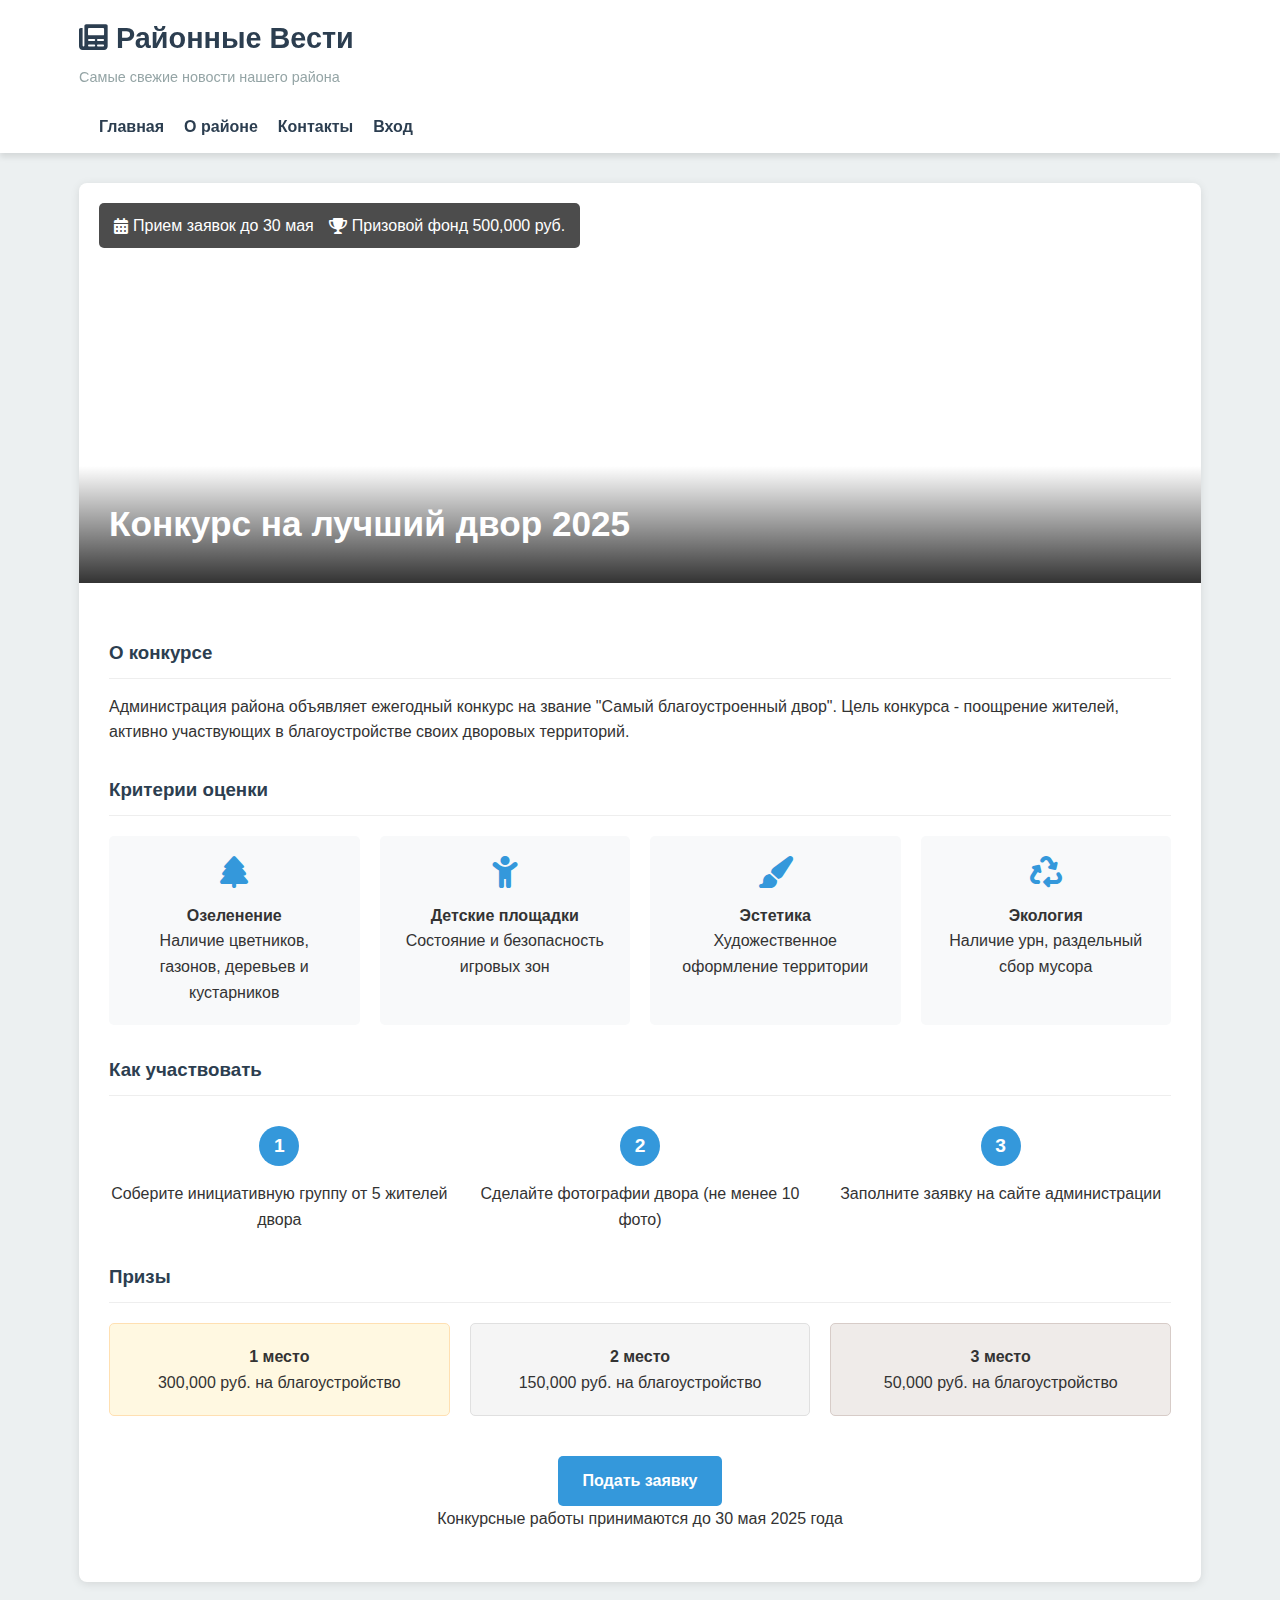
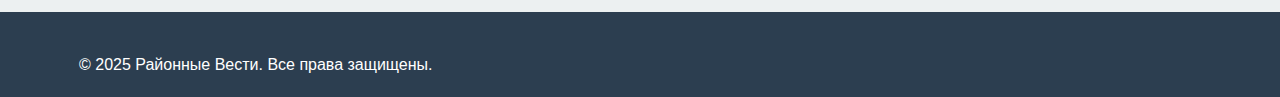
<file: contest.html>
<!DOCTYPE html>
<html lang="ru">
<head>
    <meta charset="UTF-8">
    <meta name="viewport" content="width=device-width, initial-scale=1.0">
    <title>Конкурс на лучший двор | Районные Вести</title>
    <link rel="stylesheet" href="style.css">
    <link rel="stylesheet" href="https://cdnjs.cloudflare.com/ajax/libs/font-awesome/6.0.0-beta3/css/all.min.css">
</head>
<body>
    <header>
        <div class="container">
            <div class="logo">
                <h1><i class="fas fa-newspaper"></i> Районные Вести</h1>
                <p>Самые свежие новости нашего района</p>
            </div>
            <nav>
                <ul>
                    <li><a href="index.html">Главная</a></li>
                    <li><a href="about.html">О районе</a></li>
                    <li><a href="contacts.html">Контакты</a></li>
                    <li class="auth-link"><a href="login.html">Вход</a></li>
                </ul>
            </nav>
        </div>
    </header>

    <main class="container">
        <article class="announcement-detail">
            <div class="announcement-header">
                <div class="announcement-image" style="background-image: url('https://images.unsplash.com/photo-1585320806297-9794b3e4eeae?ixlib=rb-4.0.3&ixid=M3wxMjA3fDB8MHxwaG90by1wYWdlfHx8fGVufDB8fHx8fA%3D%3D&auto=format&fit=crop&w=1200&q=80')"></div>
                <h2>Конкурс на лучший двор 2025</h2>
                <div class="meta-info">
                    <span><i class="fas fa-calendar-alt"></i> Прием заявок до 30 мая</span>
                    <span><i class="fas fa-trophy"></i> Призовой фонд 500,000 руб.</span>
                </div>
            </div>
            
            <div class="announcement-content">
                <h3>О конкурсе</h3>
                <p>Администрация района объявляет ежегодный конкурс на звание "Самый благоустроенный двор". Цель конкурса - поощрение жителей, активно участвующих в благоустройстве своих дворовых территорий.</p>
                
                <div class="contest-criteria">
                    <h3>Критерии оценки</h3>
                    <div class="criteria-grid">
                        <div class="criterion">
                            <i class="fas fa-tree"></i>
                            <h4>Озеленение</h4>
                            <p>Наличие цветников, газонов, деревьев и кустарников</p>
                        </div>
                        <div class="criterion">
                            <i class="fas fa-child"></i>
                            <h4>Детские площадки</h4>
                            <p>Состояние и безопасность игровых зон</p>
                        </div>
                        <div class="criterion">
                            <i class="fas fa-paint-brush"></i>
                            <h4>Эстетика</h4>
                            <p>Художественное оформление территории</p>
                        </div>
                        <div class="criterion">
                            <i class="fas fa-recycle"></i>
                            <h4>Экология</h4>
                            <p>Наличие урн, раздельный сбор мусора</p>
                        </div>
                    </div>
                </div>
                
                <h3>Как участвовать</h3>
                <div class="participation-steps">
                    <div class="step">
                        <div class="step-number">1</div>
                        <p>Соберите инициативную группу от 5 жителей двора</p>
                    </div>
                    <div class="step">
                        <div class="step-number">2</div>
                        <p>Сделайте фотографии двора (не менее 10 фото)</p>
                    </div>
                    <div class="step">
                        <div class="step-number">3</div>
                        <p>Заполните заявку на сайте администрации</p>
                    </div>
                </div>
                
                <div class="prizes">
                    <h3>Призы</h3>
                    <div class="prize-levels">
                        <div class="prize gold">
                            <h4>1 место</h4>
                            <p>300,000 руб. на благоустройство</p>
                        </div>
                        <div class="prize silver">
                            <h4>2 место</h4>
                            <p>150,000 руб. на благоустройство</p>
                        </div>
                        <div class="prize bronze">
                            <h4>3 место</h4>
                            <p>50,000 руб. на благоустройство</p>
                        </div>
                    </div>
                </div>
                
                <div class="cta-block">
                    <a href="#" class="btn btn-primary">Подать заявку</a>
                    <p>Конкурсные работы принимаются до 30 мая 2025 года</p>
                </div>
            </div>
        </article>
    </main>

    <footer>
        <div class="container">
            <p>&copy; 2025 Районные Вести. Все права защищены.</p>
        </div>
    </footer>
</body>
</html>
</file>
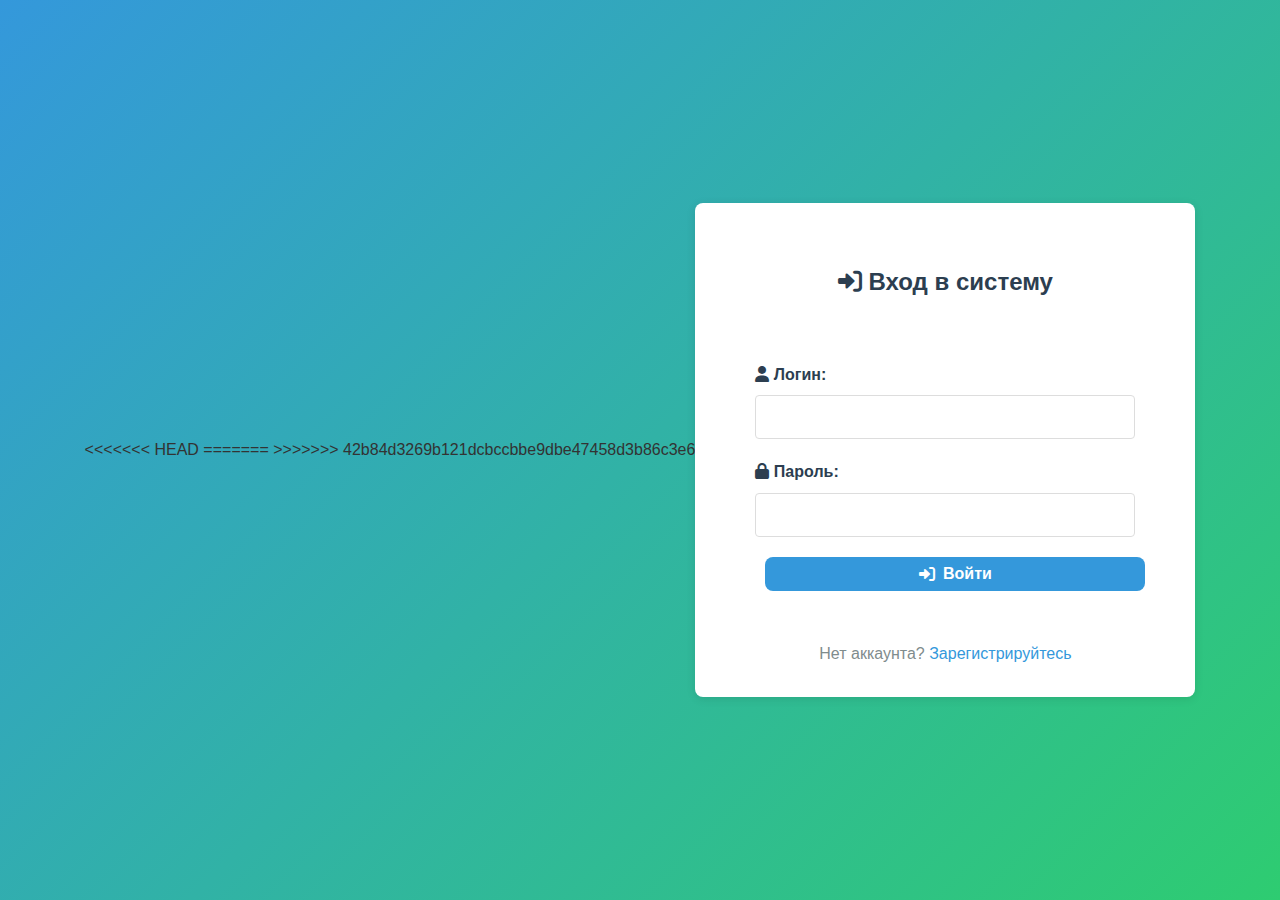
<file: login.html>
<!DOCTYPE html>
<html lang="ru">
<head>
    <meta charset="UTF-8">
    <meta name="viewport" content="width=device-width, initial-scale=1.0">
    <title>Вход в систему</title>
    <link rel="stylesheet" href="style.css">
<<<<<<< HEAD
    <link rel="stylesheet" href="https://cdnjs.cloudflare.com/ajax/libs/font-awesome/6.0.0/css/all.min.css ">
=======
    <link rel="stylesheet" href="https://cdnjs.cloudflare.com/ajax/libs/font-awesome/6.0.0-beta3/css/all.min.css">
    <script src="https://code.jquery.com/jquery-3.7.1.min.js"></script>
>>>>>>> 42b84d3269b121dcbccbbe9dbe47458d3b86c3e6
</head>
<body class="auth-page">
    <div class="auth-container">
        <div class="auth-header">
            <h1><i class="fas fa-sign-in-alt"></i> Вход в систему</h1>
        </div>

        <div id="error-box" class="error-box"></div>

        <form id="loginForm" class="auth-form">
            <div class="form-group">
                <label for="username"><i class="fas fa-user"></i> Логин:</label>
                <input type="text" id="username" name="username" required style="width: 100%;">
            </div>
            
            <div class="form-group">
                <label for="password"><i class="fas fa-lock"></i> Пароль:</label>
                <input type="password" id="password" name="password" required style="width: 100%;">
            </div>
            
            <button type="submit" class="auth-btn login-btn" style="width: 100%;">
                <i class="fas fa-sign-in-alt"></i> Войти
            </button>
        </form>

        <div class="auth-footer">
            Нет аккаунта? <a href="register.html">Зарегистрируйтесь</a>
        </div>
    </div>

    <script>
<<<<<<< HEAD
        document.getElementById('loginForm').addEventListener('submit', async function(e) {
            e.preventDefault();
            
            const errorBox = document.getElementById('error-box');
            errorBox.style.display = 'none';
            
            const username = document.getElementById('username').value;
            const password = document.getElementById('password').value;

            try {
                const response = await fetch('/api/auth.php', {
                    method: 'POST',
                    headers: {
                        'Content-Type': 'application/json'
                    },
                    body: JSON.stringify({ username, password })
                });

                if (!response.ok) {
                    throw new Error(`Ошибка HTTP: ${response.status}`);
=======
        $(document).ready(function() {
            $('#loginForm').submit(function(e) {
                e.preventDefault();
                
                const username = $('#username').val();
                const password = $('#password').val();
                
                if (username === "admin" && password === "malagastyle") {
                    // Сохраняем данные пользователя
                    localStorage.setItem('isLoggedIn', 'true');
                    localStorage.setItem('username', username);
                    // Перенаправляем на главную
                    window.location.href = 'index.html';
                } else {
                    $('#login-error').text('Неверный логин или пароль').show();
>>>>>>> 42b84d3269b121dcbccbbe9dbe47458d3b86c3e6
                }

                const data = await response.json();

                if (data.success) {
                    window.location.href = data.is_admin ? 'admin-panel.html' : 'profile.html';
                } else {
                    errorBox.textContent = data.message || 'Неверный логин или пароль';
                    errorBox.style.display = 'block';
                }
            } catch (error) {
                console.error('Ошибка:', error);
                errorBox.textContent = 'Ошибка соединения с сервером. Проверьте консоль для подробностей.';
                errorBox.style.display = 'block';
            }
        });
    </script>
</body>
</html>
</file>
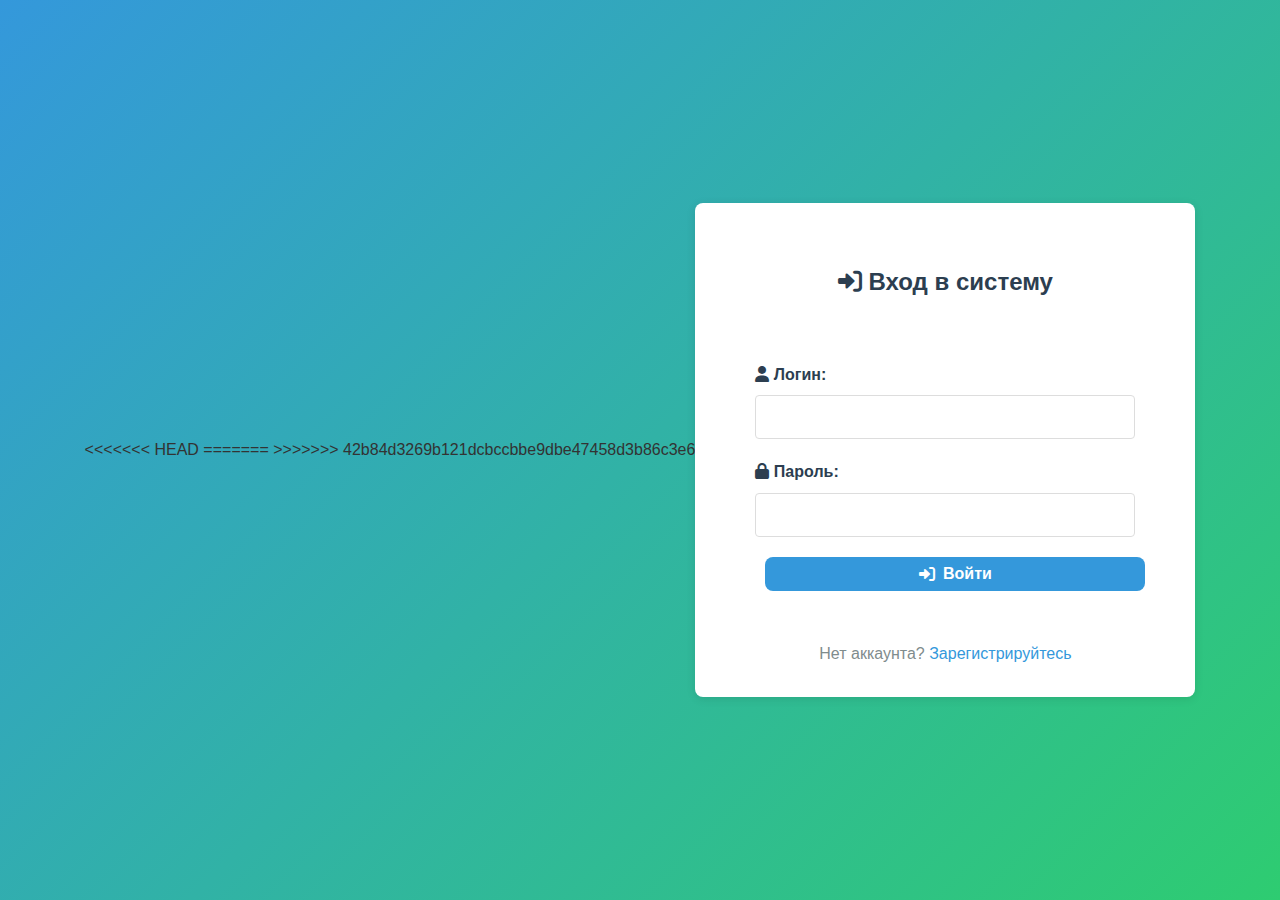
<file: profile.html>
<!DOCTYPE html>
<html lang="ru">
<head>
    <meta charset="UTF-8">
    <meta name="viewport" content="width=device-width, initial-scale=1.0">
    <title>Профиль | Районные Вести</title>
    <link rel="stylesheet" href="style.css">
    <link rel="stylesheet" href="https://cdnjs.cloudflare.com/ajax/libs/font-awesome/6.0.0-beta3/css/all.min.css">
    <script src="https://code.jquery.com/jquery-3.7.1.min.js"></script>
</head>
<script>
    $(document).ready(function() {
        // Проверяем авторизацию
        if (localStorage.getItem('isLoggedIn') !== 'true') {
            window.location.href = 'login.html';
        }
        
        // Кнопка выхода
        $('#logout-btn').click(function() {
            localStorage.removeItem('isLoggedIn');
            localStorage.removeItem('username');
            window.location.href = 'index.html';
        });
    });
</script>
<body>
    <header>
    <div class="container">
        <div class="logo">
            <h1><i class="fas fa-newspaper"></i> Районные Вести</h1>
            <p>Самые свежие новости нашего района</p>
        </div>
        <nav>
            <ul>
                <li><a href="index.html">Главная</a></li>
                <li><a href="about.html">О районе</a></li>
                <li><a href="contacts.html">Контакты</a></li>
                <li id="auth-link">
<<<<<<< HEAD
=======
                    <a href="login.html" id="login-btn"><i class="fas fa-sign-in-alt"></i> Вход</a>
>>>>>>> 42b84d3269b121dcbccbbe9dbe47458d3b86c3e6
                    <a href="profile.html" id="profile-btn" style="display:none;"><i class="fas fa-user"></i> Профиль</a>
                </li>
            </ul>
        </nav>
    </div>
</header>

     <main class="container profile-container">
        <div class="profile-header">
            <div class="profile-avatar">
                <i class="fas fa-user-circle"></i>
            </div>
            <h1 id="profile-username"></h1>
            <p id="profile-email"></p>
        </div>
        
        <div class="profile-content">
            <div class="user-info">
                <h2><i class="fas fa-info-circle"></i> Личная информация</h2>
                <div class="info-item">
                    <span class="info-label"><i class="fas fa-user"></i> Имя:</span>
                    <span id="user-name" class="info-value"></span>
                </div>
                <div class="info-item">
                    <span class="info-label"><i class="fas fa-envelope"></i> Email:</span>
                    <span id="user-email" class="info-value"></span>
                </div>
                <div class="info-item">
                    <span class="info-label"><i class="fas fa-calendar"></i> Дата регистрации:</span>
                    <span id="user-regdate" class="info-value"></span>
                </div>
            </div>

            <!-- Админ-панель (только для админа) -->
            <div id="admin-panel" class="admin-panel" style="display:none;">
                <h2><i class="fas fa-cog"></i> Административная панель</h2>
                <div class="admin-actions">
                    <a href="admin/news.html" class="admin-btn">
                        <i class="fas fa-newspaper"></i> Управление новостями
                    </a>
                    <a href="admin/users.html" class="admin-btn">
                        <i class="fas fa-users"></i> Управление пользователями
                    </a>
                </div>
            </div>
            
            <div class="profile-actions">
                <button id="logout-btn" class="btn btn-logout">
                    <i class="fas fa-sign-out-alt"></i> Выйти
                </button>
            </div>
        </div>
    </main>

<<<<<<< HEAD
    <footer>
=======
    <!-- Общий footer -->
    <footer>
        <!-- ... (ваш текущий footer) ... -->
>>>>>>> 42b84d3269b121dcbccbbe9dbe47458d3b86c3e6
    </footer>

    <script>
        $(document).ready(function() {
            const user = checkAuth(); // Проверяем авторизацию
            
            // Заполняем данные профиля
            $('#profile-username').text(user.username);
            $('#profile-email').text(user.email);
            $('#user-name').text(user.username);
            $('#user-email').text(user.email);
            $('#user-regdate').text(new Date(user.created_at).toLocaleDateString());
            
            // Показываем админ-панель только для админа
            if (user.is_admin == 1) {
                $('#admin-panel').show();
            }
        });
    </script>
</body>
</html>
</file>
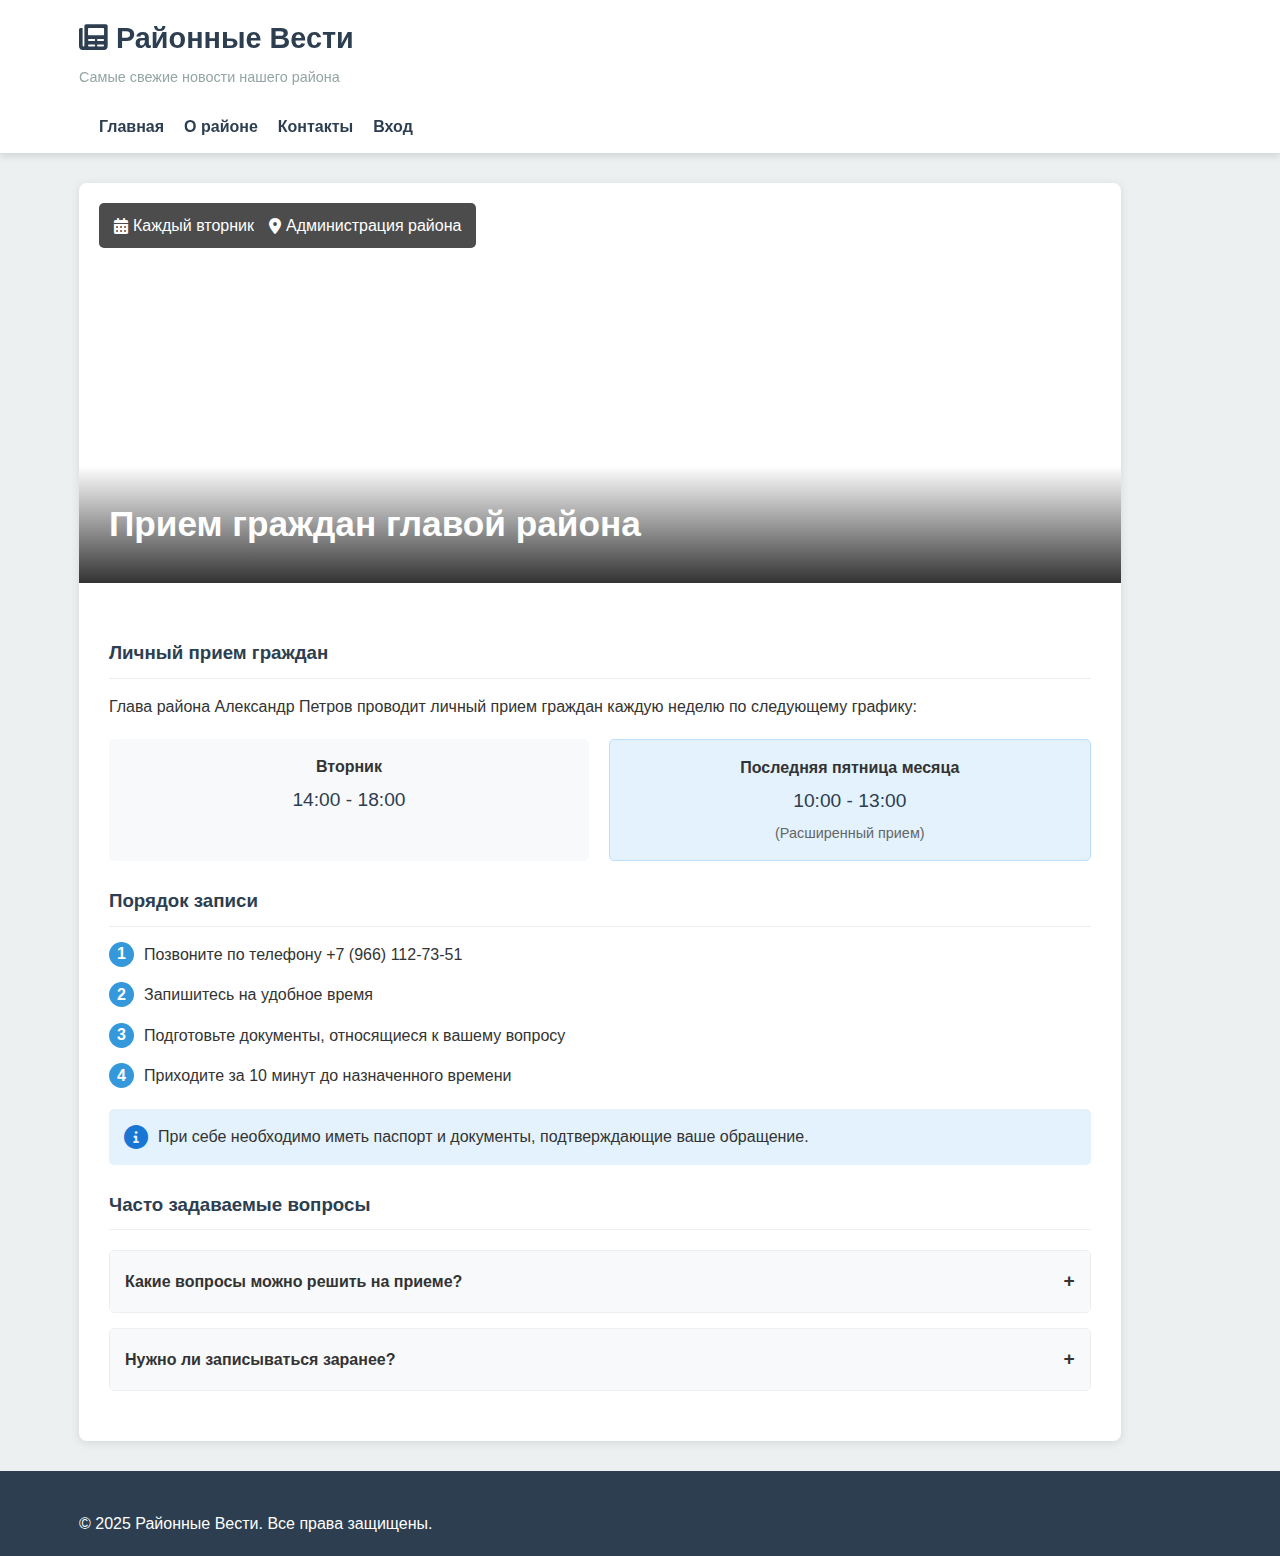
<file: reception.html>
<!DOCTYPE html>
<html lang="ru">
<head>
    <meta charset="UTF-8">
    <meta name="viewport" content="width=device-width, initial-scale=1.0">
    <title>Прием граждан главой района | Районные Вести</title>
    <link rel="stylesheet" href="style.css">
    <link rel="stylesheet" href="https://cdnjs.cloudflare.com/ajax/libs/font-awesome/6.0.0-beta3/css/all.min.css">
</head>
<body>
    <header>
        <div class="container">
            <div class="logo">
                <h1><i class="fas fa-newspaper"></i> Районные Вести</h1>
                <p>Самые свежие новости нашего района</p>
            </div>
            <nav>
                <ul>
                    <li><a href="index.html">Главная</a></li>
                    <li><a href="about.html">О районе</a></li>
                    <li><a href="contacts.html">Контакты</a></li>
                    <li class="auth-link"><a href="login.html">Вход</a></li>
                </ul>
            </nav>
        </div>
    </header>

    <main class="container">
        <article class="announcement-detail">
            <div class="announcement-header">
                <div class="announcement-image" style="background-image: url('https://images.unsplash.com/photo-1575505586569-646b2ca898fc?ixlib=rb-4.0.3&ixid=M3wxMjA3fDB8MHxwaG90by1wYWdlfHx8fGVufDB8fHx8fA%3D%3D&auto=format&fit=crop&w=1200&q=80')"></div>
                <h2>Прием граждан главой района</h2>
                <div class="meta-info">
                    <span><i class="fas fa-calendar-alt"></i> Каждый вторник</span>
                    <span><i class="fas fa-map-marker-alt"></i> Администрация района</span>
                </div>
            </div>
            
            <div class="announcement-content">
                <h3>Личный прием граждан</h3>
                <p>Глава района Александр Петров проводит личный прием граждан каждую неделю по следующему графику:</p>
                
                <div class="reception-schedule">
                    <div class="schedule-item">
                        <div class="day">Вторник</div>
                        <div class="time">14:00 - 18:00</div>
                    </div>
                    <div class="schedule-item highlighted">
                        <div class="day">Последняя пятница месяца</div>
                        <div class="time">10:00 - 13:00</div>
                        <div class="note">(Расширенный прием)</div>
                    </div>
                </div>
                
                <h3>Порядок записи</h3>
                <ol class="registration-steps">
                    <li>Позвоните по телефону +7 (966) 112-73-51</li>
                    <li>Запишитесь на удобное время</li>
                    <li>Подготовьте документы, относящиеся к вашему вопросу</li>
                    <li>Приходите за 10 минут до назначенного времени</li>
                </ol>
                
                <div class="important-note">
                    <i class="fas fa-info-circle"></i>
                    <p>При себе необходимо иметь паспорт и документы, подтверждающие ваше обращение.</p>
                </div>
                
                <h3>Часто задаваемые вопросы</h3>
                <div class="faq">
                    <div class="faq-item">
                        <div class="faq-question">Какие вопросы можно решить на приеме?</div>
                        <div class="faq-answer">ЖКХ, благоустройство, социальные вопросы, земельные вопросы в пределах компетенции районной администрации.</div>
                    </div>
                    <div class="faq-item">
                        <div class="faq-question">Нужно ли записываться заранее?</div>
                        <div class="faq-answer">Да, запись обязательна. Без записи прием осуществляется только в порядке живой очереди при наличии свободного времени.</div>
                    </div>
                </div>
            </div>
        </article>
    </main>

    <footer>
        <div class="container">
            <p>&copy; 2025 Районные Вести. Все права защищены.</p>
        </div>
    </footer>
</body>
</html>
</file>
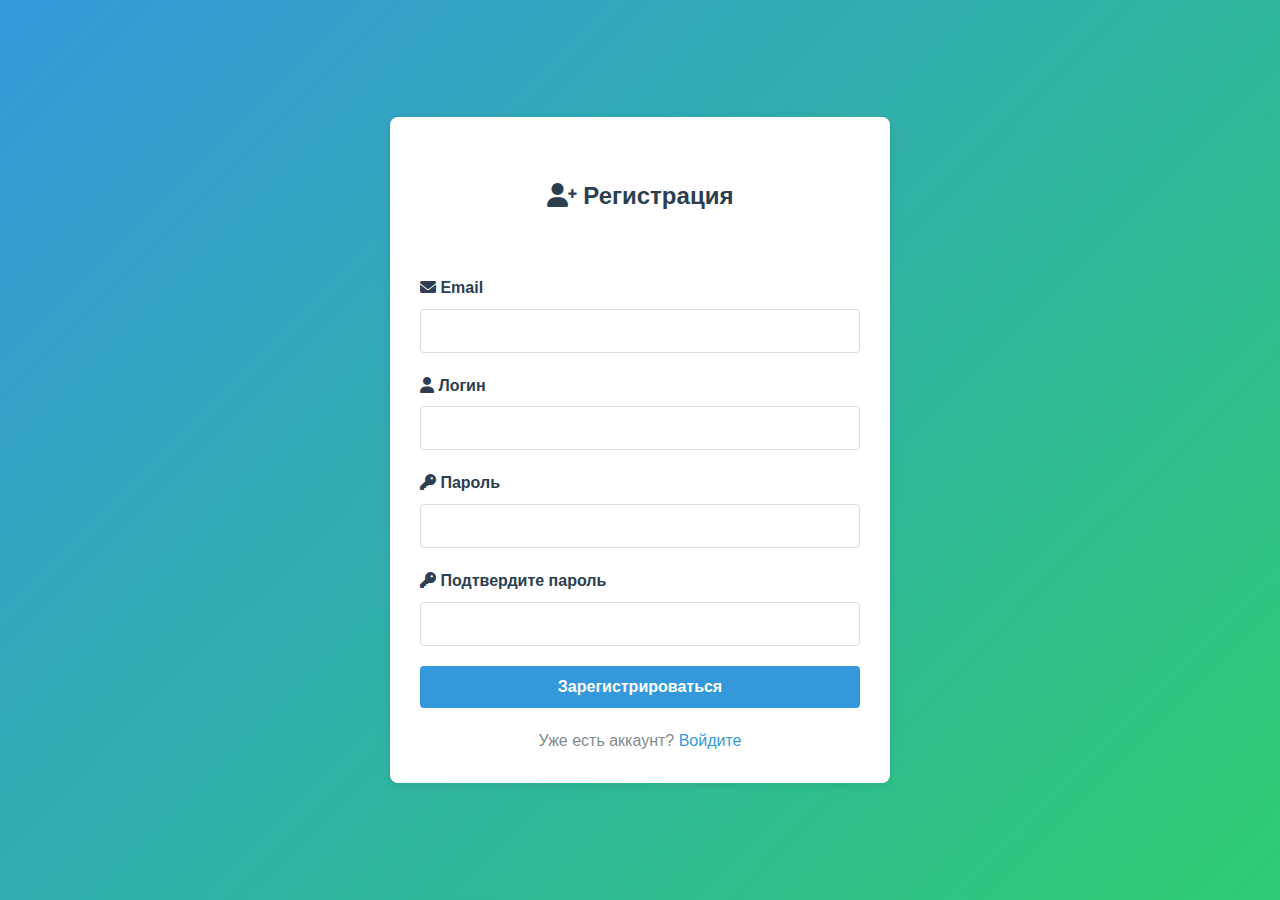
<file: register.html>
<!DOCTYPE html>
<html lang="ru">
<head>
    <meta charset="UTF-8">
    <meta name="viewport" content="width=device-width, initial-scale=1.0">
    <title>Регистрация | Районные Вести</title>
    <link rel="stylesheet" href="style.css">
    <link rel="stylesheet" href="https://cdnjs.cloudflare.com/ajax/libs/font-awesome/6.0.0-beta3/css/all.min.css">
    <script src="https://code.jquery.com/jquery-3.7.1.min.js"></script>
</head>
<body class="auth-page">
    <div class="auth-container">
        <div class="auth-header">
            <h1><i class="fas fa-user-plus"></i> Регистрация</h1>
            <div id="register-error" class="error-message"></div>
        </div>
        
        <form id="registerForm">
            <div class="form-group">
                <label for="email"><i class="fas fa-envelope"></i> Email</label>
                <input type="email" id="email" name="email" required>
            </div>
            
            <div class="form-group">
                <label for="username"><i class="fas fa-user"></i> Логин</label>
                <input type="text" id="username" name="username" required>
            </div>
            
            <div class="form-group">
                <label for="password"><i class="fas fa-key"></i> Пароль</label>
                <input type="password" id="password" name="password" required>
            </div>
            
            <div class="form-group">
                <label for="confirm-password"><i class="fas fa-key"></i> Подтвердите пароль</label>
                <input type="password" id="confirm-password" name="confirm-password" required>
            </div>
            
            <button type="submit" class="auth-btn">Зарегистрироваться</button>
        </form>
        
        <div class="auth-footer">
            <p>Уже есть аккаунт? <a href="login.html">Войдите</a></p>
        </div>
    </div>

    <script>
        $(document).ready(function() {
            $('#registerForm').submit(function(e) {
                e.preventDefault();
                
                const email = $('#email').val();
                const username = $('#username').val();
                const password = $('#password').val();
                const confirmPassword = $('#confirm-password').val();
                
                // Проверка совпадения паролей
                if(password !== confirmPassword) {
                    $('#register-error').text('Пароли не совпадают');
                    return;
                }
                
                // Простая регистрация (в реальном проекте нужна проверка)
                localStorage.setItem('isLoggedIn', 'true');
                localStorage.setItem('username', username);
                localStorage.setItem('email', email);
                
                // Перенаправляем на главную
                window.location.href = 'index.html';
            });
        });
    </script>
</body>
</html>
</file>
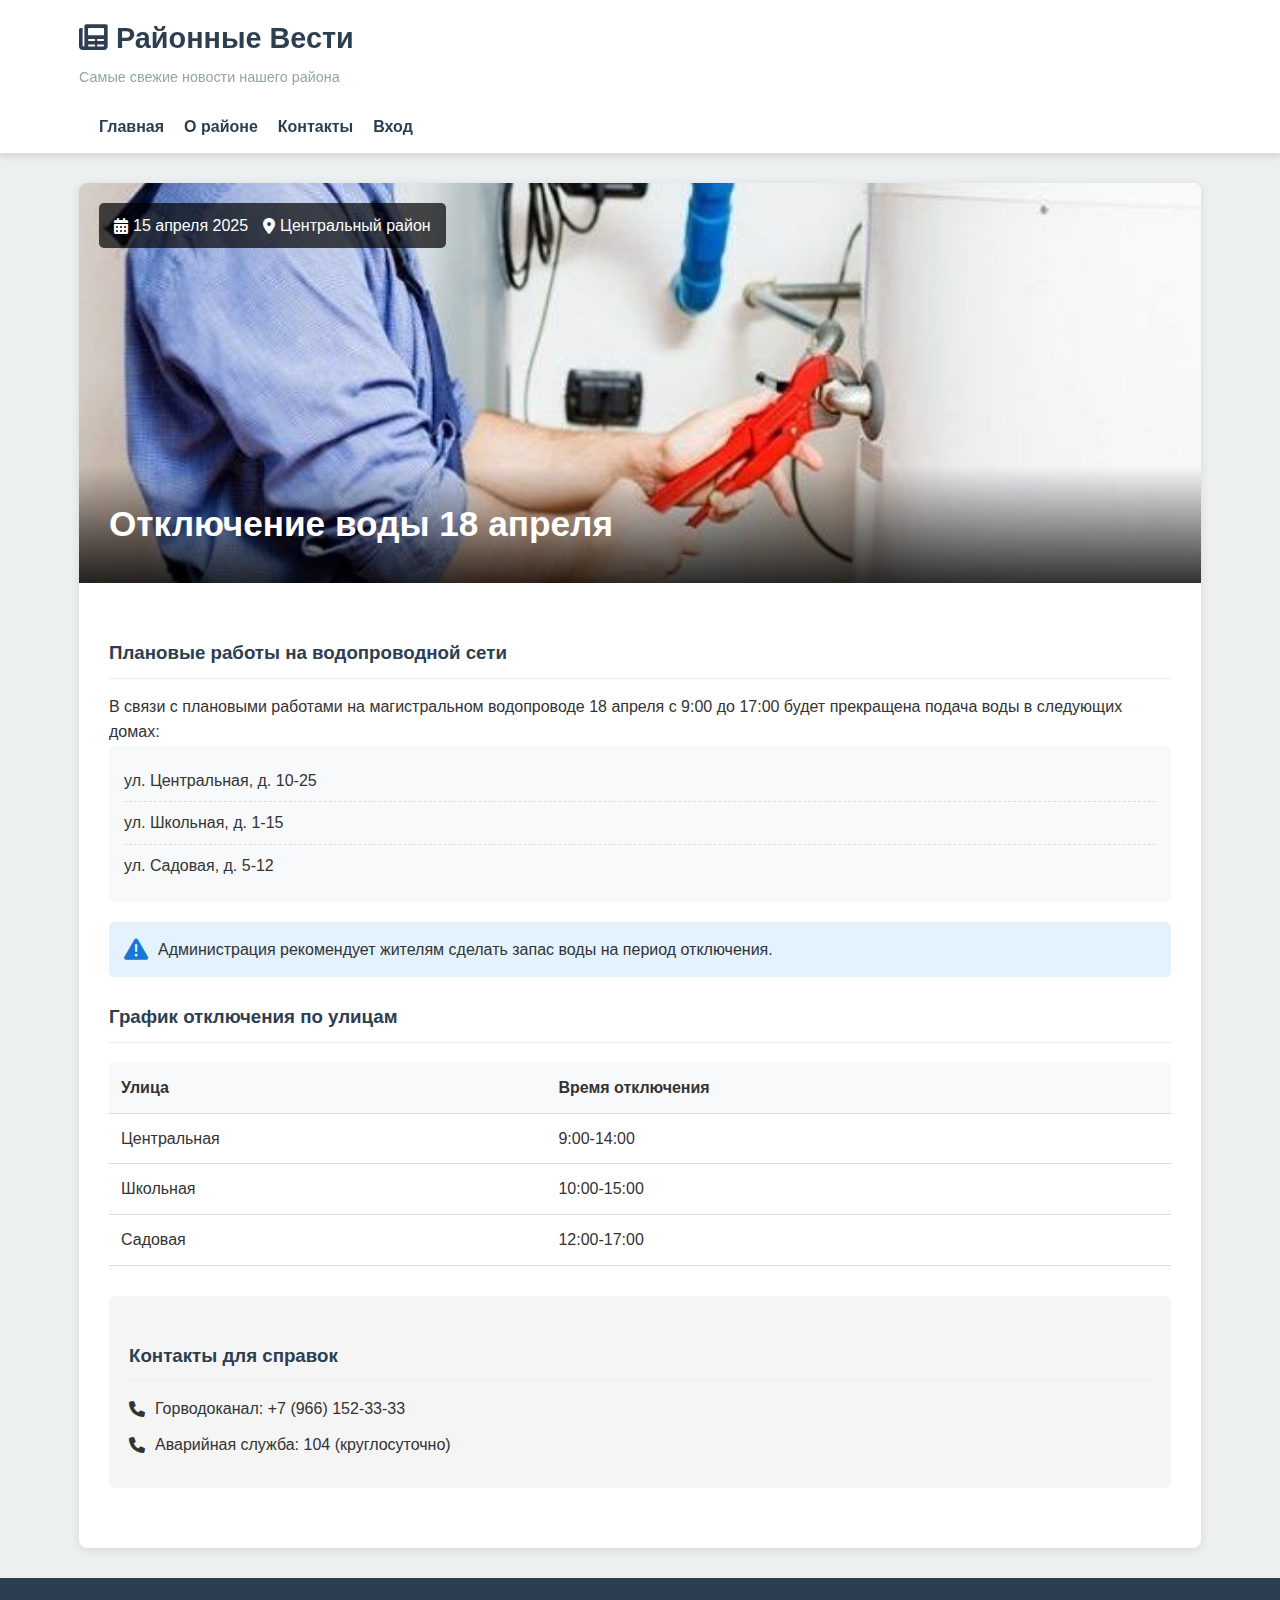
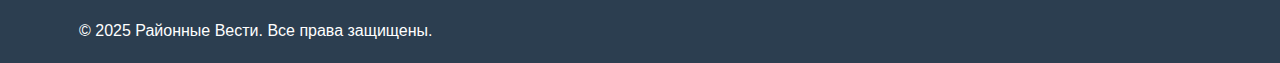
<file: water_outage.html>
<!DOCTYPE html>
<html lang="ru">
<head>
    <meta charset="UTF-8">
    <meta name="viewport" content="width=device-width, initial-scale=1.0">
    <title>Отключение воды 18 апреля | Районные Вести</title>
    <link rel="stylesheet" href="style.css">
    <link rel="stylesheet" href="https://cdnjs.cloudflare.com/ajax/libs/font-awesome/6.0.0-beta3/css/all.min.css">
</head>
<body>
    <header>
        <div class="container">
            <div class="logo">
                <h1><i class="fas fa-newspaper"></i> Районные Вести</h1>
                <p>Самые свежие новости нашего района</p>
            </div>
            <nav>
                <ul>
                    <li><a href="index.html">Главная</a></li>
                    <li><a href="about.html">О районе</a></li>
                    <li><a href="contacts.html">Контакты</a></li>
                    <li class="auth-link"><a href="login.html">Вход</a></li>
                </ul>
            </nav>
        </div>
    </header>

    <main class="container">
        <article class="announcement-detail">
            <div class="announcement-header">
                <img src="images/water.jpg" alt="Ремонт водопровода" class="announcement-image">
                <h2>Отключение воды 18 апреля</h2>
                <div class="meta-info">
                    <span><i class="fas fa-calendar-alt"></i> 15 апреля 2025</span>
                    <span><i class="fas fa-map-marker-alt"></i> Центральный район</span>
                </div>
            </div>
            
            <div class="announcement-content">
                <h3>Плановые работы на водопроводной сети</h3>
                <p>В связи с плановыми работами на магистральном водопроводе 18 апреля с 9:00 до 17:00 будет прекращена подача воды в следующих домах:</p>
                
                <ul class="affected-houses">
                    <li>ул. Центральная, д. 10-25</li>
                    <li>ул. Школьная, д. 1-15</li>
                    <li>ул. Садовая, д. 5-12</li>
                </ul>
                
                <div class="important-note">
                    <i class="fas fa-exclamation-triangle"></i>
                    <p>Администрация рекомендует жителям сделать запас воды на период отключения.</p>
                </div>
                
                <h3>График отключения по улицам</h3>
                <table class="schedule-table">
                    <tr>
                        <th>Улица</th>
                        <th>Время отключения</th>
                    </tr>
                    <tr>
                        <td>Центральная</td>
                        <td>9:00-14:00</td>
                    </tr>
                    <tr>
                        <td>Школьная</td>
                        <td>10:00-15:00</td>
                    </tr>
                    <tr>
                        <td>Садовая</td>
                        <td>12:00-17:00</td>
                    </tr>
                </table>
                
                <div class="contact-block">
                    <h3>Контакты для справок</h3>
                    <p><i class="fas fa-phone"></i> Горводоканал: +7 (966) 152-33-33</p>
                    <p><i class="fas fa-phone"></i> Аварийная служба: 104 (круглосуточно)</p>
                </div>
            </div>
        </article>
    </main>

    <footer>
        <div class="container">
            <p>&copy; 2025 Районные Вести. Все права защищены.</p>
        </div>
    </footer>
</body>
</html>
</file>
<file: style.css>
:root {
    --primary-color: #3498db;
    --secondary-color: #2ecc71;
    --dark-color: #2c3e50;
    --light-color: #ecf0f1;
    --danger-color: #e74c3c;
    --warning-color: #f39c12;
    --gray-color: #95a5a6;
    --white-color: #ffffff;
    --black-color: #333333;
    --shadow: 0 4px 6px rgba(0, 0, 0, 0.1);
    --border-radius: 8px;
    --transition: all 0.3s ease;
}

* {
    margin: 0;
    padding: 0;
    box-sizing: border-box;
}

body {
    font-family: 'Segoe UI', Tahoma, Geneva, Verdana, sans-serif;
    line-height: 1.6;
    color: var(--black-color);
    background-color: var(--light-color);
}

.container {
    width: 90%;
    max-width: 1200px;
    margin: 0 auto;
    padding: 0 15px;
}

a {
    text-decoration: none;
    color: var(--primary-color);
    transition: var(--transition);
}

a:hover {
    color: var(--dark-color);
}

.btn {
    display: inline-block;
    padding: 10px 20px;
    border: none;
    border-radius: var(--border-radius);
    cursor: pointer;
    transition: var(--transition);
    font-weight: 600;
}

.btn-primary {
    background-color: var(--primary-color);
    color: var(--white-color);
}

.btn-primary:hover {
    background-color: #2980b9;
    transform: translateY(-2px);
}

.btn-secondary {
    background-color: var(--gray-color);
    color: var(--white-color);
}

.btn-secondary:hover {
    background-color: #7f8c8d;
    transform: translateY(-2px);
}

/* Шапка сайта */
header {
    background-color: var(--white-color);
    box-shadow: var(--shadow);
    position: sticky;
    top: 0;
    z-index: 100;
}

.logo {
    padding: 15px 0;
}

.logo h1 {
    color: var(--dark-color);
    font-size: 1.8rem;
    margin-bottom: 5px;
}

.logo p {
    color: var(--gray-color);
    font-size: 0.9rem;
}

nav ul {
    display: flex;
    list-style: none;
}

nav ul li {
    margin-left: 20px;
}

nav ul li a {
    padding: 10px 0;
    display: block;
    font-weight: 600;
    color: var(--dark-color);
    border-bottom: 3px solid transparent;
}

nav ul li a:hover, nav ul li a.active {
    color: var(--primary-color);
    border-bottom: 3px solid var(--primary-color);
}

/* Герой-секция */
.hero {
    background: linear-gradient(rgba(0, 0, 0, 0.6), rgba(0, 0, 0, 0.6)), url('images/hero-bg.jpg');
    background-size: cover;
    background-position: center;
    color: var(--white-color);
    padding: 80px 0;
    text-align: center;
    margin-bottom: 40px;
}

.hero h2 {
    font-size: 2.5rem;
    margin-bottom: 20px;
}

.hero p {
    font-size: 1.2rem;
}

/* Основной контент */
main {
    display: flex;
    gap: 30px;
    margin: 40px 0;
}

.news-grid {
    flex: 2;
    display: grid;
    grid-template-columns: repeat(auto-fill, minmax(300px, 1fr));
    gap: 20px;
}

.news-card {
    background-color: var(--white-color);
    border-radius: var(--border-radius);
    overflow: hidden;
    box-shadow: var(--shadow);
    transition: var(--transition);
}

.news-card:hover {
    transform: translateY(-5px);
    box-shadow: 0 10px 20px rgba(0, 0, 0, 0.1);
}

.news-card.featured {
    grid-column: 1 / -1;
    display: flex;
}

.news-card.featured .news-image {
    flex: 1;
    min-height: 300px;
}

.news-card.featured .news-content {
    flex: 1;
    padding: 30px;
}

.news-image {
    height: 200px;
    background-size: cover;
    background-position: center;
}

.news-content {
    padding: 20px;
}

.news-date {
    display: block;
    color: var(--gray-color);
    font-size: 0.9rem;
    margin-bottom: 10px;
}

.news-content h3 {
    margin-bottom: 15px;
    color: var(--dark-color);
}

.news-content p {
    margin-bottom: 15px;
    color: var(--black-color);
}

.read-more {
    font-weight: 600;
    display: inline-flex;
    align-items: center;
    gap: 5px;
}

/* Сайдбар */
.sidebar {
    flex: 1;
}

.weather-widget, .important-news {
    background-color: var(--white-color);
    border-radius: var(--border-radius);
    padding: 20px;
    margin-bottom: 20px;
    box-shadow: var(--shadow);
}

.weather-widget h3, .important-news h3 {
    margin-bottom: 20px;
    padding-bottom: 10px;
    border-bottom: 1px solid #eee;
    color: var(--dark-color);
}

.weather-info {
    display: flex;
    align-items: center;
    gap: 15px;
}

.weather-info i {
    font-size: 2rem;
    color: var(--warning-color);
}

.weather-info span {
    font-size: 1.8rem;
    font-weight: bold;
}

.important-news ul {
    list-style: none;
}

.important-news ul li {
    padding: 10px 0;
    border-bottom: 1px solid #eee;
}

.important-news ul li:last-child {
    border-bottom: none;
}

.important-news ul li a {
    color: var(--black-color);
    display: flex;
    align-items: center;
    gap: 10px;
}

.important-news ul li a::before {
    content: "•";
    color: var(--primary-color);
    font-weight: bold;
}

/* Подвал */
footer {
    background-color: var(--dark-color);
    color: var(--white-color);
    padding: 40px 0 20px;
}

.footer-content {
    display: flex;
    gap: 40px;
    margin-bottom: 30px;
}

.footer-section {
    flex: 1;
}

.footer-section h4 {
    margin-bottom: 20px;
    font-size: 1.2rem;
}

.footer-section p {
    margin-bottom: 10px;
    display: flex;
    align-items: center;
    gap: 10px;
}

.social-links {
    display: flex;
    gap: 15px;
}

.social-links a {
    color: var(--white-color);
    font-size: 1.5rem;
    transition: var(--transition);
}

.social-links a:hover {
    color: var(--primary-color);
    transform: translateY(-3px);
}

.copyright {
    text-align: center;
    padding-top: 20px;
    border-top: 1px solid rgba(255, 255, 255, 0.1);
    font-size: 0.9rem;
    color: var(--gray-color);
}

/* Стили для страницы входа */
body.admin-login {
    display: flex;
    justify-content: center;
    align-items: center;
    min-height: 100vh;
    background: linear-gradient(135deg, var(--primary-color), var(--secondary-color));
    padding: 20px;
}

.login-container {
    background-color: var(--white-color);
    border-radius: var(--border-radius);
    box-shadow: 0 10px 30px rgba(0, 0, 0, 0.2);
    width: 100%;
    max-width: 450px;
    overflow: hidden;
}

.login-header {
    background-color: var(--dark-color);
    color: var(--white-color);
    padding: 30px;
    text-align: center;
}

.login-header h1 {
    margin-bottom: 10px;
    font-size: 1.8rem;
}

.login-header p {
    color: rgba(255, 255, 255, 0.8);
}

.login-form {
    padding: 30px;
}

.form-group {
    margin-bottom: 20px;
}

.form-group label {
    display: block;
    margin-bottom: 8px;
    font-weight: 600;
    color: var(--dark-color);
    display: flex;
    align-items: center;
    gap: 8px;
}

.form-group input {
    width: 100%;
    padding: 12px 15px;
    border: 1px solid #ddd;
    border-radius: var(--border-radius);
    font-size: 1rem;
    transition: var(--transition);
}

.form-group input:focus {
    border-color: var(--primary-color);
    outline: none;
    box-shadow: 0 0 0 3px rgba(52, 152, 219, 0.2);
}

.login-btn {
    width: 100%;
    padding: 12px;
    background-color: var(--primary-color);
    color: var(--white-color);
    border: none;
    border-radius: var(--border-radius);
    font-size: 1rem;
    font-weight: 600;
    cursor: pointer;
    transition: var(--transition);
    display: flex;
    justify-content: center;
    align-items: center;
    gap: 8px;
}

.login-btn:hover {
    background-color: #2980b9;
    transform: translateY(-2px);
}

.form-footer {
    text-align: center;
    margin-top: 20px;
    font-size: 0.9rem;
}

.form-footer a {
    color: var(--gray-color);
}

.form-footer a:hover {
    color: var(--primary-color);
}

/* Стили для админ-панели */
body.admin-panel {
    background-color: #f5f7fa;
}

.admin-header {
    background-color: var(--dark-color);
    color: var(--white-color);
    box-shadow: var(--shadow);
    position: sticky;
    top: 0;
    z-index: 100;
}

.admin-logo {
    padding: 15px 0;
}

.admin-logo h1 {
    font-size: 1.5rem;
    margin-bottom: 5px;
}

.admin-logo p {
    color: rgba(255, 255, 255, 0.8);
    font-size: 0.8rem;
}

.admin-nav ul {
    display: flex;
    list-style: none;
}

.admin-nav ul li {
    margin-left: 15px;
}

.admin-nav ul li a {
    padding: 15px 0;
    display: block;
    font-weight: 600;
    color: rgba(255, 255, 255, 0.8);
    border-bottom: 3px solid transparent;
    font-size: 0.9rem;
    display: flex;
    align-items: center;
    gap: 5px;
}

.admin-nav ul li a:hover, .admin-nav ul li a.active {
    color: var(--white-color);
    border-bottom: 3px solid var(--primary-color);
}

.admin-container {
    display: flex;
    min-height: calc(100vh - 70px);
}

.admin-sidebar {
    width: 250px;
    background-color: var(--white-color);
    box-shadow: var(--shadow);
    padding: 20px 0;
}

.admin-profile {
    text-align: center;
    padding: 20px;
    border-bottom: 1px solid #eee;
    margin-bottom: 20px;
}

.admin-avatar {
    width: 80px;
    height: 80px;
    border-radius: 50%;
    background-color: var(--light-color);
    display: flex;
    justify-content: center;
    align-items: center;
    margin: 0 auto 15px;
    font-size: 2rem;
    color: var(--dark-color);
}

.admin-profile h3 {
    font-size: 1.1rem;
    margin-bottom: 5px;
}

.admin-profile p {
    color: var(--gray-color);
    font-size: 0.9rem;
}

.admin-menu ul {
    list-style: none;
}

.admin-menu ul li a {
    display: block;
    padding: 12px 20px;
    color: var(--black-color);
    font-weight: 500;
    transition: var(--transition);
    display: flex;
    align-items: center;
    gap: 10px;
}

.admin-menu ul li a:hover, .admin-menu ul li a.active {
    background-color: rgba(52, 152, 219, 0.1);
    color: var(--primary-color);
    border-left: 3px solid var(--primary-color);
}

.admin-content {
    flex: 1;
    padding: 30px;
}

.admin-widgets {
    display: grid;
    grid-template-columns: repeat(auto-fit, minmax(200px, 1fr));
    gap: 20px;
    margin-bottom: 30px;
}

.widget {
    background-color: var(--white-color);
    border-radius: var(--border-radius);
    padding: 20px;
    box-shadow: var(--shadow);
    display: flex;
    align-items: center;
    gap: 15px;
}

.widget-icon {
    width: 50px;
    height: 50px;
    border-radius: 50%;
    display: flex;
    justify-content: center;
    align-items: center;
    font-size: 1.5rem;
    color: var(--white-color);
}

.widget-icon.blue {
    background-color: var(--primary-color);
}

.widget-icon.green {
    background-color: var(--secondary-color);
}

.widget-icon.orange {
    background-color: var(--warning-color);
}

.widget-info h3 {
    font-size: 0.9rem;
    color: var(--gray-color);
    margin-bottom: 5px;
}

.widget-info p {
    font-size: 1.5rem;
    font-weight: bold;
    color: var(--dark-color);
}

.admin-section {
    background-color: var(--white-color);
    border-radius: var(--border-radius);
    box-shadow: var(--shadow);
    padding: 25px;
    margin-bottom: 30px;
}

.admin-section h2 {
    margin-bottom: 20px;
    font-size: 1.3rem;
    color: var(--dark-color);
    display: flex;
    align-items: center;
    gap: 10px;
}

.admin-table {
    width: 100%;
    border-collapse: collapse;
}

.admin-table th, .admin-table td {
    padding: 12px 15px;
    text-align: left;
    border-bottom: 1px solid #eee;
}

.admin-table th {
    background-color: #f8f9fa;
    font-weight: 600;
    color: var(--dark-color);
}

.status {
    padding: 5px 10px;
    border-radius: 20px;
    font-size: 0.8rem;
    font-weight: 600;
}

.status.published {
    background-color: rgba(46, 204, 113, 0.2);
    color: var(--secondary-color);
}

.status.updated {
    background-color: rgba(52, 152, 219, 0.2);
    color: var(--primary-color);
}

.status.deleted {
    background-color: rgba(231, 76, 60, 0.2);
    color: var(--danger-color);
}

.admin-form .form-group {
    margin-bottom: 20px;
}

.admin-form label {
    display: block;
    margin-bottom: 8px;
    font-weight: 600;
    color: var(--dark-color);
}

.admin-form input, .admin-form select, .admin-form textarea {
    width: 100%;
    padding: 12px 15px;
    border: 1px solid #ddd;
    border-radius: var(--border-radius);
    font-size: 1rem;
    transition: var(--transition);
}

.admin-form input:focus, .admin-form select:focus, .admin-form textarea:focus {
    border-color: var(--primary-color);
    outline: none;
    box-shadow: 0 0 0 3px rgba(52, 152, 219, 0.2);
}

.admin-form textarea {
    min-height: 150px;
    resize: vertical;
}

.form-actions {
    display: flex;
    gap: 15px;
    margin-top: 20px;
}

.admin-footer {
    background-color: var(--dark-color);
    color: var(--white-color);
    padding: 15px;
    text-align: center;
    font-size: 0.9rem;
}

/* Адаптивность */
@media (max-width: 992px) {
    main {
        flex-direction: column;
    }
    
    .news-card.featured {
        flex-direction: column;
    }
    
    .news-card.featured .news-image {
        min-height: 200px;
    }
    
    .admin-container {
        flex-direction: column;
    }
    
    .admin-sidebar {
        width: 100%;
    }
}

@media (max-width: 768px) {
    nav ul {
        flex-direction: column;
    }
    
    nav ul li {
        margin-left: 0;
        margin-bottom: 10px;
    }
    
    .footer-content {
        flex-direction: column;
        gap: 20px;
    }
    
    .admin-widgets {
        grid-template-columns: 1fr;
    }
}

@media (max-width: 576px) {
    .hero h2 {
        font-size: 2rem;
    }
    
    .news-grid {
        grid-template-columns: 1fr;
    }
    
    .form-actions {
        flex-direction: column;
    }
    
    .btn {
        width: 100%;
    }
}


.alert-box {
    position: fixed;
    top: 20px;
    right: 20px;
    padding: 15px 25px;
    border-radius: var(--border-radius);
    color: white;
    font-weight: 600;
    box-shadow: var(--shadow);
    z-index: 1000;
    opacity: 1;
    transition: opacity 0.5s ease;
}

.alert-box.error {
    background-color: var(--danger-color);
}

.alert-box.success {
    background-color: var(--secondary-color);
}

.alert-box.fade-out {
    opacity: 0;
}

/* Добавляем новые стили для auth и админки */

/* Auth Page */
body.auth-page {
    background: linear-gradient(135deg, #3498db, #2ecc71);
    display: flex;
    justify-content: center;
    align-items: center;
    min-height: 100vh;
    padding: 20px;
}

.auth-container {
    background: white;
    border-radius: 10px;
    box-shadow: 0 10px 30px rgba(0, 0, 0, 0.2);
    width: 100%;
    max-width: 500px;
    overflow: hidden;
}

.auth-tabs {
    display: flex;
}

.tab-btn {
    flex: 1;
    padding: 15px;
    border: none;
    background: #f8f9fa;
    font-size: 16px;
    font-weight: 600;
    cursor: pointer;
    transition: all 0.3s ease;
}

.tab-btn.active {
    background: white;
    color: #3498db;
}

.auth-header {
    padding: 30px;
    text-align: center;
    background: white;
}

.auth-header h1 {
    color: #2c3e50;
    font-size: 24px;
}

.auth-form {
    padding: 0 30px 30px;
}

.tab-content {
    display: none;
}

.tab-content.active {
    display: block;
}

.auth-btn {
    width: 100%;
    padding: 12px;
    background: #3498db;
    color: white;
    border: none;
    border-radius: 5px;
    font-size: 16px;
    font-weight: 600;
    cursor: pointer;
    transition: all 0.3s ease;
}

.auth-btn:hover {
    background: #2980b9;
}

/* Admin Panel */
.news-list {
    margin-top: 20px;
}

.news-item {
    background: white;
    border-radius: 5px;
    padding: 15px;
    margin-bottom: 15px;
    box-shadow: 0 2px 5px rgba(0, 0, 0, 0.1);
}

.news-item-header {
    display: flex;
    justify-content: space-between;
    align-items: center;
    margin-bottom: 10px;
}

.news-actions button {
    background: none;
    border: none;
    cursor: pointer;
    margin-left: 10px;
    color: #7f8c8d;
    transition: all 0.3s ease;
}

.news-actions button:hover {
    color: #3498db;
}

.news-date {
    color: #7f8c8d;
    font-size: 14px;
    margin-bottom: 10px;
}

.news-preview {
    color: #2c3e50;
}


.admin-link {
    display: none;
}

.news-actions {
    display: flex;
}

.news-actions button {
    background: none;
    border: none;
    cursor: pointer;
    margin-left: 10px;
    color: #7f8c8d;
    transition: all 0.3s ease;
}

.news-actions button:hover {
    color: #3498db;
}

.admin-nav ul li a i {
    margin-right: 5px;
}

.profile-page {
    background-color: #f5f7fa;
    min-height: 100vh;
}

.profile-container {
    max-width: 1200px;
    margin: 0 auto;
    padding: 30px 20px;
}

.profile-info {
    text-align: center;
    margin-bottom: 40px;
    background: white;
    padding: 30px;
    border-radius: 8px;
    box-shadow: 0 2px 10px rgba(0,0,0,0.1);
}

.profile-avatar i {
    font-size: 100px;
    color: #3498db;
    margin-bottom: 15px;
}

.profile-info h2 {
    color: #2c3e50;
    margin-bottom: 5px;
}

.profile-info p {
    color: #7f8c8d;
}

.admin-panel {
    background: white;
    padding: 30px;
    border-radius: 8px;
    box-shadow: 0 2px 10px rgba(0,0,0,0.1);
}

.admin-panel h2 {
    color: #2c3e50;
    margin-bottom: 25px;
    display: flex;
    align-items: center;
    gap: 10px;
}

.admin-panel h3 {
    color: #2c3e50;
    margin-bottom: 20px;
    display: flex;
    align-items: center;
    gap: 10px;
}

.auth-page {
    background: linear-gradient(135deg, #3498db, #2ecc71);
    display: flex;
    justify-content: center;
    align-items: center;
    min-height: 100vh;
    padding: 20px;
}

.auth-container {
    background: white;
    border-radius: 10px;
    box-shadow: 0 10px 30px rgba(0,0,0,0.2);
    width: 100%;
    max-width: 500px;
    overflow: hidden;
}

.auth-tabs {
    display: flex;
}

.tab-btn {
    flex: 1;
    padding: 15px;
    border: none;
    background: #f8f9fa;
    font-size: 16px;
    font-weight: 600;
    cursor: pointer;
    transition: all 0.3s ease;
}

.tab-btn.active {
    background: white;
    color: #3498db;
}

.auth-header {
    padding: 30px;
    text-align: center;
    background: white;
}

.auth-header h1 {
    color: #2c3e50;
    font-size: 24px;
}

.auth-form {
    padding: 0 30px 30px;
}

.tab-content {
    display: none;
}

.tab-content.active {
    display: block;
}

.auth-btn {
    width: 100%;
    padding: 12px;
    background: #3498db;
    color: white;
    border: none;
    border-radius: 5px;
    font-size: 16px;
    font-weight: 600;
    cursor: pointer;
    transition: all 0.3s ease;
}

.auth-btn:hover {
    background: #2980b9;
}

.form-group {
    margin-bottom: 20px;
}

.form-group label {
    display: block;
    margin-bottom: 8px;
    font-weight: 600;
    color: #2c3e50;
}

.form-group input,
.form-group textarea {
    width: 100%;
    padding: 12px 15px;
    border: 1px solid #ddd;
    border-radius: 5px;
    font-size: 16px;
}

.form-group textarea {
    min-height: 150px;
    resize: vertical;
}

/* Стили для профиля */
.profile-page {
    background-color: #f5f7fa;
    min-height: 100vh;
}

.profile-container {
    max-width: 800px;
    margin: 0 auto;
    padding: 40px 20px;
}

.profile-info {
    background: white;
    padding: 30px;
    border-radius: 8px;
    box-shadow: 0 2px 10px rgba(0,0,0,0.1);
    text-align: center;
}

.profile-avatar i {
    font-size: 100px;
    color: #3498db;
    margin-bottom: 20px;
}

.profile-info h2 {
    color: #2c3e50;
    margin-bottom: 5px;
}

.profile-info p {
    color: #7f8c8d;
    margin-bottom: 30px;
}

#admin-panel-link {
    margin-top: 30px;
}

/* Стили для админ-панели */
.admin-panel-page {
    background-color: #f5f7fa;
    min-height: 100vh;
}

.admin-panel-container {
    max-width: 1000px;
    margin: 0 auto;
    padding: 40px 20px;
}

.admin-panel-container h1 {
    color: #2c3e50;
    margin-bottom: 30px;
    display: flex;
    align-items: center;
    gap: 10px;
}

.admin-section {
    background: white;
    padding: 30px;
    border-radius: 8px;
    box-shadow: 0 2px 10px rgba(0,0,0,0.1);
    margin-bottom: 30px;
}

.admin-section h2 {
    color: #2c3e50;
    margin-bottom: 20px;
    display: flex;
    align-items: center;
    gap: 10px;
}

.admin-form .form-group {
    margin-bottom: 20px;
}

.admin-form label {
    display: block;
    margin-bottom: 8px;
    font-weight: 600;
    color: #2c3e50;
}

.admin-form input,
.admin-form textarea {
    width: 100%;
    padding: 12px 15px;
    border: 1px solid #ddd;
    border-radius: 5px;
    font-size: 16px;
}

.admin-form textarea {
    min-height: 200px;
    resize: vertical;
}

/* Стили для погоды */
#weather-icon img {
    width: 50px;
    height: 50px;
}

.weather-info {
    display: flex;
    align-items: center;
    gap: 15px;
}

#weather-temp {
    font-size: 1.8rem;
    font-weight: bold;
}

/* Стили для кнопки выхода */
.logout-btn {
    display: inline-block;
    padding: 8px 15px;
    background-color: #e74c3c;
    color: white !important;
    border-radius: 4px;
    transition: all 0.3s ease;
    text-decoration: none !important;
}

.logout-btn:hover {
    background-color: #c0392b;
    transform: translateY(-2px);
}

/* Стили для страницы "О районе" */
.about-section {
    display: grid;
    grid-template-columns: repeat(auto-fit, minmax(300px, 1fr));
    gap: 20px;
    margin: 30px 0;
}

.about-card {
    background: white;
    padding: 25px;
    border-radius: 8px;
    box-shadow: 0 2px 10px rgba(0,0,0,0.1);
    text-align: center;
}

.about-card i {
    font-size: 2.5rem;
    color: #3498db;
    margin-bottom: 15px;
}

.map-container {
    margin-top: 40px;
    background: white;
    padding: 20px;
    border-radius: 8px;
    box-shadow: 0 2px 10px rgba(0,0,0,0.1);
}

/* Стили для страницы "Контакты" */
.contacts-grid {
    display: grid;
    grid-template-columns: repeat(auto-fit, minmax(300px, 1fr));
    gap: 20px;
    margin: 30px 0;
}

.contact-card {
    background: white;
    padding: 25px;
    border-radius: 8px;
    box-shadow: 0 2px 10px rgba(0,0,0,0.1);
}

.contact-card i {
    font-size: 1.5rem;
    color: #3498db;
    margin-right: 10px;
    width: 25px;
}

.feedback-form {
    background: white;
    padding: 30px;
    border-radius: 8px;
    box-shadow: 0 2px 10px rgba(0,0,0,0.1);
    margin-top: 40px;
}

.feedback-form input,
.feedback-form textarea {
    width: 100%;
    padding: 12px;
    margin-bottom: 15px;
    border: 1px solid #ddd;
    border-radius: 5px;
}

.page-container {
    max-width: 1200px;
    margin: 30px auto;
    padding: 0 20px;
}

.page-container h1 {
    color: #2c3e50;
    margin-bottom: 20px;
    display: flex;
    align-items: center;
    gap: 10px;
}

/* Слайдер */
.news-slider {
  position: relative;
  height: 400px;
  overflow: hidden;
  margin: 20px 0;
  border-radius: 8px;
  box-shadow: 0 4px 10px rgba(0,0,0,0.1);
}

.slide {
  position: absolute;
  width: 100%;
  height: 100%;
  opacity: 0;
  transition: opacity 1s ease;
}

.slide.active {
  opacity: 1;
}

.slide img {
  width: 100%;
  height: 100%;
  object-fit: cover;
}

.slide-content {
  position: absolute;
  bottom: 0;
  left: 0;
  right: 0;
  background: rgba(0,0,0,0.7);
  color: white;
  padding: 20px;
}

/* Drag & Drop */
.drop-area {
  border: 2px dashed #3498db;
  border-radius: 8px;
  padding: 30px;
  text-align: center;
  margin: 20px 0;
  transition: all 0.3s;
}

.drop-area.dragover {
  background: #f0f8ff;
  border-color: #2ecc71;
}

.drop-area label {
  display: inline-block;
  background: #3498db;
  color: white;
  padding: 8px 15px;
  border-radius: 5px;
  cursor: pointer;
  margin-top: 10px;
}

#news-image {
  display: none;
}

.image-preview {
  margin: 20px 0;
}

.image-preview img {
  max-width: 100%;
  max-height: 200px;
  border-radius: 5px;
}

/* Список новостей в админке */
.news-list {
  display: grid;
  grid-template-columns: repeat(auto-fill, minmax(300px, 1fr));
  gap: 20px;
  margin-top: 20px;
}

.news-item {
  background: white;
  padding: 15px;
  border-radius: 8px;
  box-shadow: 0 2px 5px rgba(0,0,0,0.1);
}

.news-item img {
  width: 100%;
  height: 150px;
  object-fit: cover;
  border-radius: 5px;
}

.delete-news {
  background: #e74c3c;
  color: white;
  border: none;
  padding: 5px 10px;
  border-radius: 4px;
  cursor: pointer;
  margin-top: 10px;
}

/* Слайдер района */
.district-slider {
  position: relative;
  height: 500px;
  overflow: hidden;
  border-radius: 10px;
  box-shadow: 0 5px 15px rgba(0,0,0,0.2);
  margin: 30px 0;
}

.slide {
  position: absolute;
  width: 100%;
  height: 100%;
  opacity: 0;
  transition: opacity 1s ease-in-out;
}

.slide.active {
  opacity: 1;
}

.slide img {
  width: 100%;
  height: 100%;
  object-fit: cover;
}

.slide-content {
  position: absolute;
  bottom: 0;
  left: 0;
  right: 0;
  background: linear-gradient(to top, rgba(0,0,0,0.8), transparent);
  color: white;
  padding: 30px;
  padding-top: 60px;
}

.slide-content h3 {
  font-size: 1.8rem;
  margin-bottom: 10px;
  text-shadow: 1px 1px 3px rgba(0,0,0,0.8);
}

.slide-content p {
  font-size: 1.1rem;
  max-width: 600px;
  text-shadow: 1px 1px 2px rgba(0,0,0,0.8);
}

.slider-controls {
  position: absolute;
  top: 50%;
  width: 100%;
  display: flex;
  justify-content: space-between;
  transform: translateY(-50%);
  z-index: 10;
}

.slider-controls button {
  background: rgba(255,255,255,0.3);
  border: none;
  color: white;
  width: 40px;
  height: 40px;
  border-radius: 50%;
  cursor: pointer;
  font-size: 1.2rem;
  transition: all 0.3s;
  margin: 0 20px;
}

.slider-controls button:hover {
  background: rgba(255,255,255,0.5);
}

/* Адаптивность */
@media (max-width: 768px) {
  .district-slider {
    height: 350px;
  }
  
  .slide-content {
    padding: 15px;
  }
  
  .slide-content h3 {
    font-size: 1.4rem;
  }
  
  .slide-content p {
    font-size: 1rem;
  }
}

/* Стили для слайдера */
.district-slider {
    position: relative;
    max-width: 1200px;
    margin: 30px auto;
    overflow: hidden;
    border-radius: 10px;
    box-shadow: 0 5px 15px rgba(0,0,0,0.2);
}

.slides-container {
    display: flex;
    transition: transform 0.5s ease;
}

.slide {
    min-width: 100%;
    position: relative;
}

.slide img {
    width: 100%;
    height: 500px;
    object-fit: cover;
    display: block;
}

.slide-content {
    position: absolute;
    bottom: 0;
    left: 0;
    right: 0;
    background: linear-gradient(to top, rgba(0,0,0,0.8), transparent);
    color: white;
    padding: 30px;
}

.slide-content h3 {
    font-size: 1.8rem;
    margin-bottom: 10px;
}

.slide-content p {
    font-size: 1.1rem;
    max-width: 600px;
}

.slider-control {
    position: absolute;
    top: 50%;
    transform: translateY(-50%);
    background: rgba(255,255,255,0.3);
    color: white;
    border: none;
    width: 40px;
    height: 40px;
    border-radius: 50%;
    cursor: pointer;
    font-size: 1.2rem;
    z-index: 10;
    transition: all 0.3s;
}

.slider-control:hover {
    background: rgba(255,255,255,0.5);
}

.slider-control.prev {
    left: 20px;
}

.slider-control.next {
    right: 20px;
}

.slider-dots {
    position: absolute;
    bottom: 20px;
    left: 0;
    right: 0;
    display: flex;
    justify-content: center;
    gap: 10px;
    z-index: 10;
}

.slider-dot {
    width: 12px;
    height: 12px;
    border-radius: 50%;
    background: rgba(255,255,255,0.5);
    cursor: pointer;
    transition: all 0.3s;
}

.slider-dot.active {
    background: white;
}

/* Стили для страниц объявлений */
.announcement-detail {
    background: white;
    border-radius: 8px;
    box-shadow: 0 2px 10px rgba(0,0,0,0.1);
    overflow: hidden;
    margin: 30px 0;
}

.announcement-header {
    position: relative;
}

.announcement-image {
    height: 400px;
    background-size: cover;
    background-position: center;
}

.announcement-header h2 {
    position: absolute;
    bottom: 0;
    left: 0;
    right: 0;
    color: white;
    padding: 30px;
    margin: 0;
    background: linear-gradient(to top, rgba(0,0,0,0.8), transparent);
    font-size: 2.2rem;
}

.meta-info {
    position: absolute;
    top: 20px;
    left: 20px;
    background: rgba(0,0,0,0.7);
    color: white;
    padding: 10px 15px;
    border-radius: 5px;
    display: flex;
    gap: 15px;
}

.meta-info span {
    display: flex;
    align-items: center;
    gap: 5px;
}

.announcement-content {
    padding: 30px;
}

.announcement-content h3 {
    color: #2c3e50;
    margin-top: 25px;
    margin-bottom: 15px;
    padding-bottom: 10px;
    border-bottom: 1px solid #eee;
}

/* Специфические стили для разных страниц */
/* Для страницы отключения воды */
.affected-houses {
    background: #f8f9fa;
    padding: 15px;
    border-radius: 5px;
    list-style-type: none;
}

.affected-houses li {
    padding: 8px 0;
    border-bottom: 1px dashed #ddd;
}

.affected-houses li:last-child {
    border-bottom: none;
}

.schedule-table {
    width: 100%;
    border-collapse: collapse;
    margin: 20px 0;
}

.schedule-table th, .schedule-table td {
    padding: 12px;
    text-align: left;
    border-bottom: 1px solid #ddd;
}

.schedule-table th {
    background-color: #f8f9fa;
}

/* Для страницы приема граждан */
.reception-schedule {
    display: flex;
    gap: 20px;
    margin: 20px 0;
}

.schedule-item {
    flex: 1;
    padding: 15px;
    background: #f8f9fa;
    border-radius: 5px;
    text-align: center;
}

.schedule-item.highlighted {
    background: #e3f2fd;
    border: 1px solid #bbdefb;
}

.schedule-item .day {
    font-weight: bold;
    margin-bottom: 5px;
}

.schedule-item .time {
    font-size: 1.2rem;
    color: #2c3e50;
}

.schedule-item .note {
    font-size: 0.9rem;
    color: #666;
    margin-top: 5px;
}

.registration-steps {
    counter-reset: step;
    list-style-type: none;
    padding-left: 0;
}

.registration-steps li {
    counter-increment: step;
    margin-bottom: 15px;
    padding-left: 35px;
    position: relative;
}

.registration-steps li::before {
    content: counter(step);
    position: absolute;
    left: 0;
    top: 0;
    background: #3498db;
    color: white;
    width: 25px;
    height: 25px;
    border-radius: 50%;
    display: flex;
    align-items: center;
    justify-content: center;
    font-weight: bold;
}

.faq {
    margin: 20px 0;
}

.faq-item {
    margin-bottom: 15px;
    border: 1px solid #eee;
    border-radius: 5px;
    overflow: hidden;
}

.faq-question {
    padding: 15px;
    background: #f8f9fa;
    font-weight: bold;
    cursor: pointer;
    display: flex;
    justify-content: space-between;
    align-items: center;
}

.faq-question::after {
    content: "+";
    font-size: 1.2rem;
}

.faq-answer {
    padding: 0 15px;
    max-height: 0;
    overflow: hidden;
    transition: max-height 0.3s ease;
}

.faq-item.active .faq-answer {
    padding: 15px;
    max-height: 300px;
}

.faq-item.active .faq-question::after {
    content: "-";
}

/* Для страницы конкурса */
.contest-criteria {
    margin: 30px 0;
}

.criteria-grid {
    display: grid;
    grid-template-columns: repeat(auto-fit, minmax(200px, 1fr));
    gap: 20px;
    margin-top: 20px;
}

.criterion {
    text-align: center;
    padding: 20px;
    background: #f8f9fa;
    border-radius: 5px;
}

.criterion i {
    font-size: 2rem;
    color: #3498db;
    margin-bottom: 15px;
}

.participation-steps {
    display: flex;
    gap: 20px;
    margin: 30px 0;
}

.step {
    flex: 1;
    text-align: center;
    position: relative;
}

.step-number {
    width: 40px;
    height: 40px;
    background: #3498db;
    color: white;
    border-radius: 50%;
    display: flex;
    align-items: center;
    justify-content: center;
    font-weight: bold;
    margin: 0 auto 15px;
    font-size: 1.2rem;
}

.prize-levels {
    display: flex;
    gap: 20px;
    margin: 20px 0;
}

.prize {
    flex: 1;
    padding: 20px;
    text-align: center;
    border-radius: 5px;
}

.prize.gold {
    background: #fff8e1;
    border: 1px solid #ffe0b2;
}

.prize.silver {
    background: #f5f5f5;
    border: 1px solid #e0e0e0;
}

.prize.bronze {
    background: #efebe9;
    border: 1px solid #d7ccc8;
}

.cta-block {
    text-align: center;
    margin: 40px 0 20px;
}

.btn {
    display: inline-block;
    padding: 12px 25px;
    background: #3498db;
    color: white;
    border-radius: 5px;
    text-decoration: none;
    font-weight: bold;
    transition: all 0.3s;
}

.btn:hover {
    background: #2980b9;
    transform: translateY(-2px);
}

/* Общие стили для всех страниц */
.important-note {
    background: #e3f2fd;
    padding: 15px;
    border-radius: 5px;
    margin: 20px 0;
    display: flex;
    gap: 10px;
    align-items: center;
}

.important-note i {
    color: #1976d2;
    font-size: 1.5rem;
}

.contact-block {
    background: #f5f5f5;
    padding: 20px;
    border-radius: 5px;
    margin: 30px 0;
}

.contact-block p {
    margin: 10px 0;
    display: flex;
    align-items: center;
    gap: 10px;
}

/* Адаптивность */
@media (max-width: 768px) {
    .announcement-image {
        height: 250px;
    }
    
    .announcement-header h2 {
        font-size: 1.8rem;
        padding: 20px;
    }
    
    .participation-steps, .prize-levels {
        flex-direction: column;
    }
    
    .reception-schedule {
        flex-direction: column;
    }
}

.announcement-image {
    width: 100%;
    height: 400px;
    object-fit: cover;
    display: block;
}

/* Стили для страниц аутентификации */
.auth-page {
    background: linear-gradient(135deg, #3498db, #2ecc71);
    display: flex;
    justify-content: center;
    align-items: center;
    min-height: 100vh;
    padding: 20px;
}

.auth-container {
    max-width: 500px;
    width: 100%;
    background: white;
    border-radius: 8px;
    box-shadow: 0 5px 15px rgba(0,0,0,0.1);
    padding: 30px;
}

.auth-header {
    text-align: center;
    margin-bottom: 30px;
}

.auth-header h1 {
    color: #2c3e50;
    margin-bottom: 10px;
}

.auth-footer {
    text-align: center;
    margin-top: 20px;
    color: #7f8c8d;
}

.auth-footer a {
    color: #3498db;
    text-decoration: none;
}

.auth-footer a:hover {
    text-decoration: underline;
}

.form-group {
    margin-bottom: 20px;
}

.form-group label {
    display: block;
    margin-bottom: 8px;
    color: #2c3e50;
    font-weight: 600;
}

.form-group input {
    width: 100%;
    padding: 12px 15px;
    border: 1px solid #ddd;
    border-radius: 4px;
    font-size: 16px;
    transition: all 0.3s;
}

.form-group input:focus {
    border-color: #3498db;
    outline: none;
    box-shadow: 0 0 0 3px rgba(52,152,219,0.2);
}

.auth-btn {
    width: 100%;
    padding: 12px;
    background: #3498db;
    color: white;
    border: none;
    border-radius: 4px;
    font-size: 16px;
    font-weight: 600;
    cursor: pointer;
    transition: all 0.3s;
}

.auth-btn:hover {
    background: #2980b9;
}

.error-message {
    color: #e74c3c;
    background: #fadbd8;
    padding: 10px;
    border-radius: 4px;
    margin-bottom: 15px;
    display: none;
}

.success-message {
    color: #27ae60;
    background: #e8f5e9;
    padding: 10px;
    border-radius: 4px;
    margin-bottom: 15px;
    display: none;
}

/* Стили для профиля */
.profile-container {
    max-width: 1000px;
    margin: 30px auto;
    background: white;
    border-radius: 8px;
    box-shadow: 0 2px 10px rgba(0,0,0,0.1);
    padding: 30px;
}

.profile-header {
    text-align: center;
    margin-bottom: 30px;
}

.profile-avatar {
    font-size: 100px;
    color: #3498db;
    margin-bottom: 20px;
}

.profile-content {
    margin-top: 30px;
}

.user-info {
    margin-bottom: 40px;
}

.info-item {
    display: flex;
    margin-bottom: 15px;
    padding-bottom: 15px;
    border-bottom: 1px solid #eee;
}

.info-label {
    font-weight: bold;
    width: 200px;
    color: #2c3e50;
    display: flex;
    align-items: center;
    gap: 8px;
}

.info-value {
    flex: 1;
}

/* Админ-панель */
.admin-panel {
    background: #f8f9fa;
    border-radius: 8px;
    padding: 20px;
    margin: 40px 0;
    border: 1px solid #e0e0e0;
}

.admin-panel h2 {
    margin-top: 0;
    display: flex;
    align-items: center;
    gap: 10px;
}

.admin-actions {
    display: grid;
    grid-template-columns: repeat(auto-fit, minmax(250px, 1fr));
    gap: 20px;
    margin-top: 20px;
}

.admin-btn {
    display: flex;
    flex-direction: column;
    align-items: center;
    justify-content: center;
    padding: 20px;
    background: white;
    border-radius: 8px;
    text-align: center;
    color: #2c3e50;
    text-decoration: none;
    transition: all 0.3s;
    border: 1px solid #ddd;
}

.admin-btn i {
    font-size: 2rem;
    margin-bottom: 10px;
    color: #3498db;
}

.admin-btn:hover {
    transform: translateY(-3px);
    box-shadow: 0 5px 15px rgba(0,0,0,0.1);
}

/* Кнопка выхода */
.btn-logout {
    background: #e74c3c;
    color: white;
    padding: 10px 20px;
    border: none;
    border-radius: 4px;
    cursor: pointer;
    font-size: 16px;
    transition: all 0.3s;
    display: flex;
    align-items: center;
    gap: 8px;
}

.btn-logout:hover {
    background: #c0392b;
}

/* Адаптивность */
@media (max-width: 768px) {
    .info-item {
        flex-direction: column;
    }
    
    .info-label {
        width: 100%;
        margin-bottom: 5px;
    }
    
    .admin-actions {
        grid-template-columns: 1fr;
    }
}

.error-message {
    color: #e74c3c;
    background: #fadbd8;
    padding: 10px;
    border-radius: 4px;
    margin-bottom: 15px;
    display: none;
}

.auth-page {
    background: #f5f7fa;
    display: flex;
    justify-content: center;
    align-items: center;
    min-height: 100vh;
    padding: 20px;
}

.auth-container {
    background: white;
    border-radius: 8px;
    box-shadow: 0 2px 10px rgba(0,0,0,0.1);
    padding: 30px;
    width: 100%;
    max-width: 500px;
}

.auth-header {
    text-align: center;
    margin-bottom: 20px;
}

.form-group {
    margin-bottom: 20px;
}

.form-group label {
    display: block;
    margin-bottom: 8px;
    font-weight: 600;
}

.form-group input {
    width: 100%;
    padding: 12px;
    border: 1px solid #ddd;
    border-radius: 4px;
    font-size: 16px;
}

.auth-btn {
    width: 100%;
    padding: 12px;
    background: #3498db;
    color: white;
    border: none;
    border-radius: 4px;
    font-size: 16px;
    cursor: pointer;
    transition: all 0.3s;
}

.auth-btn:hover {
    background: #2980b9;
}

.auth-footer {
    text-align: center;
    margin-top: 20px;
<<<<<<< HEAD
}

/* Auth buttons styles */
.profile-btn, .login-btn, .admin-btn, .logout-btn {
    padding: 8px 15px;
    border-radius: var(--border-radius);
    margin-left: 10px;
    transition: var(--transition);
    display: inline-flex;
    align-items: center;
    gap: 8px;
}

.profile-btn {
    background-color: var(--secondary-color);
    color: white;
}

.login-btn {
    background-color: var(--primary-color);
    color: white;
}

.admin-btn {
    background-color: var(--warning-color);
    color: white;
}

.logout-btn {
    background-color: var(--danger-color);
    color: white;
}

.profile-btn:hover, .login-btn:hover, 
.admin-btn:hover, .logout-btn:hover {
    transform: translateY(-2px);
    box-shadow: var(--shadow);
}

=======
}
>>>>>>> 42b84d3269b121dcbccbbe9dbe47458d3b86c3e6
</file>
